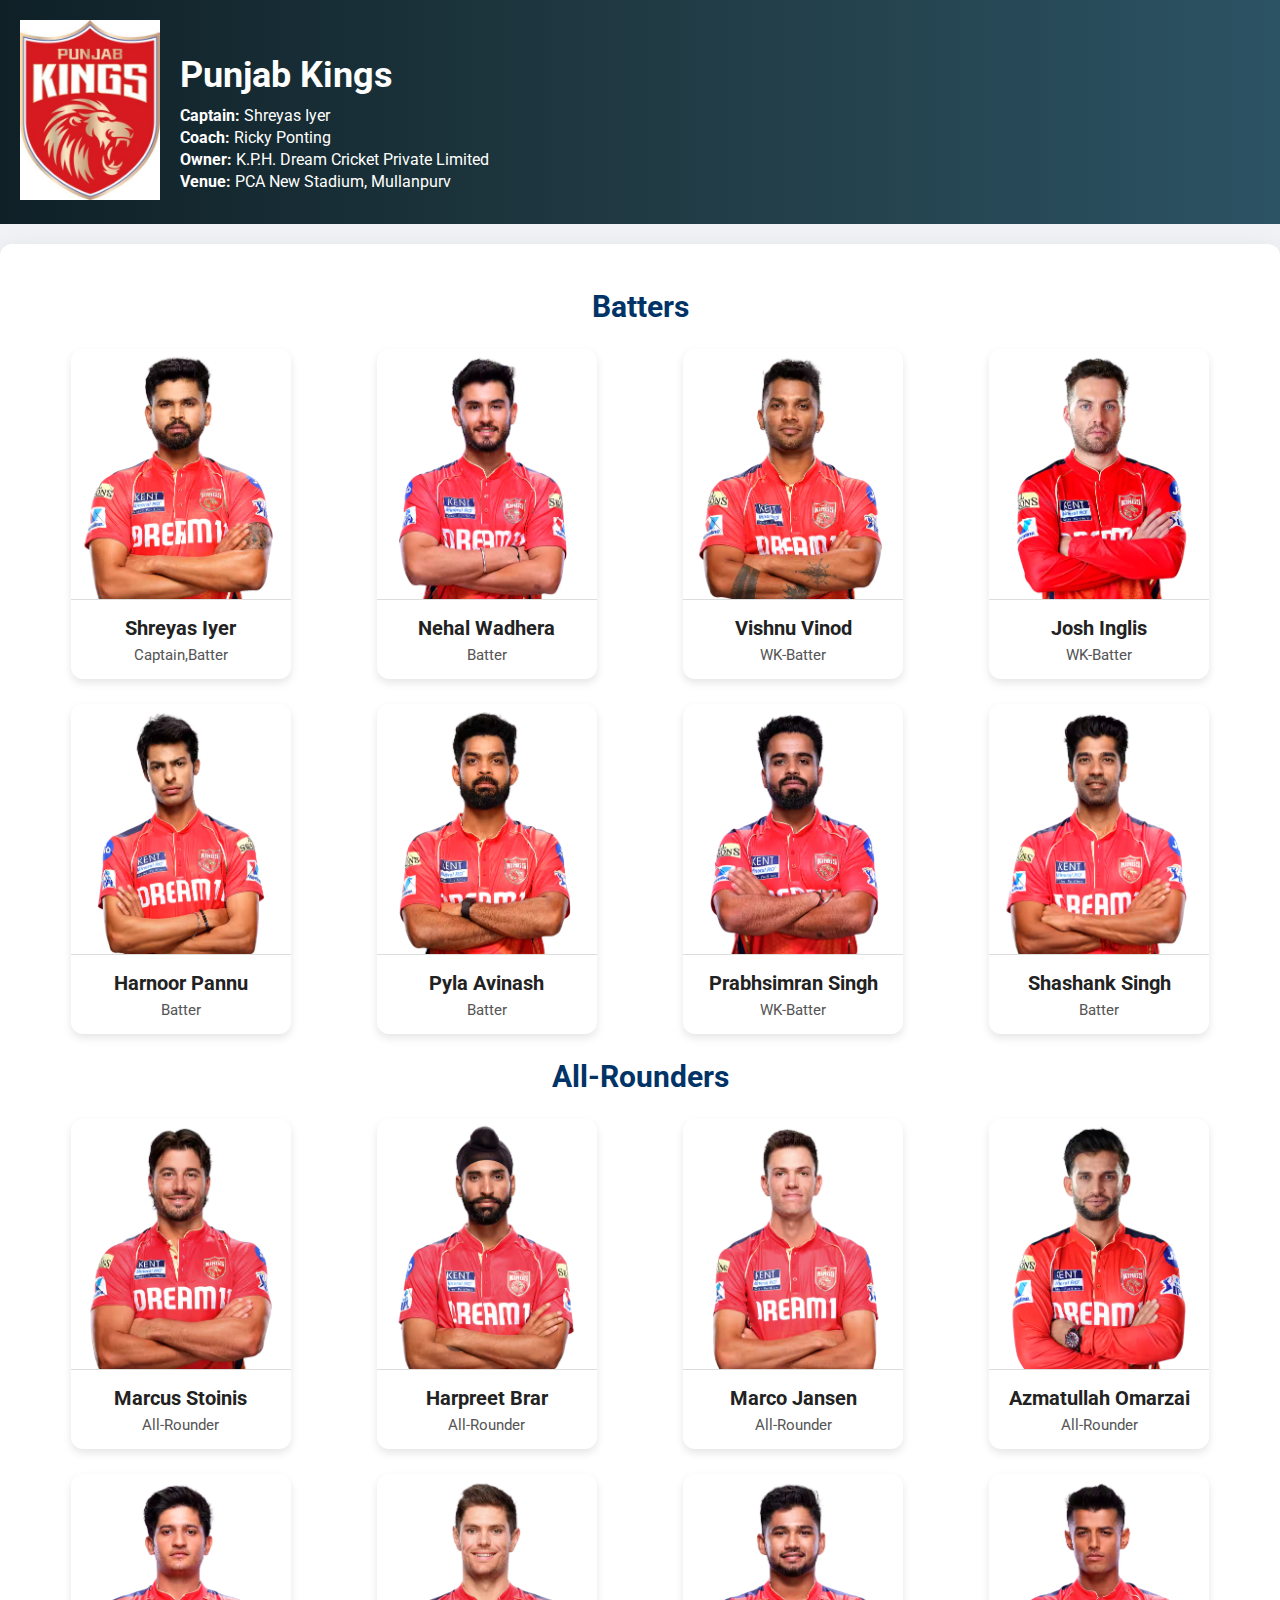
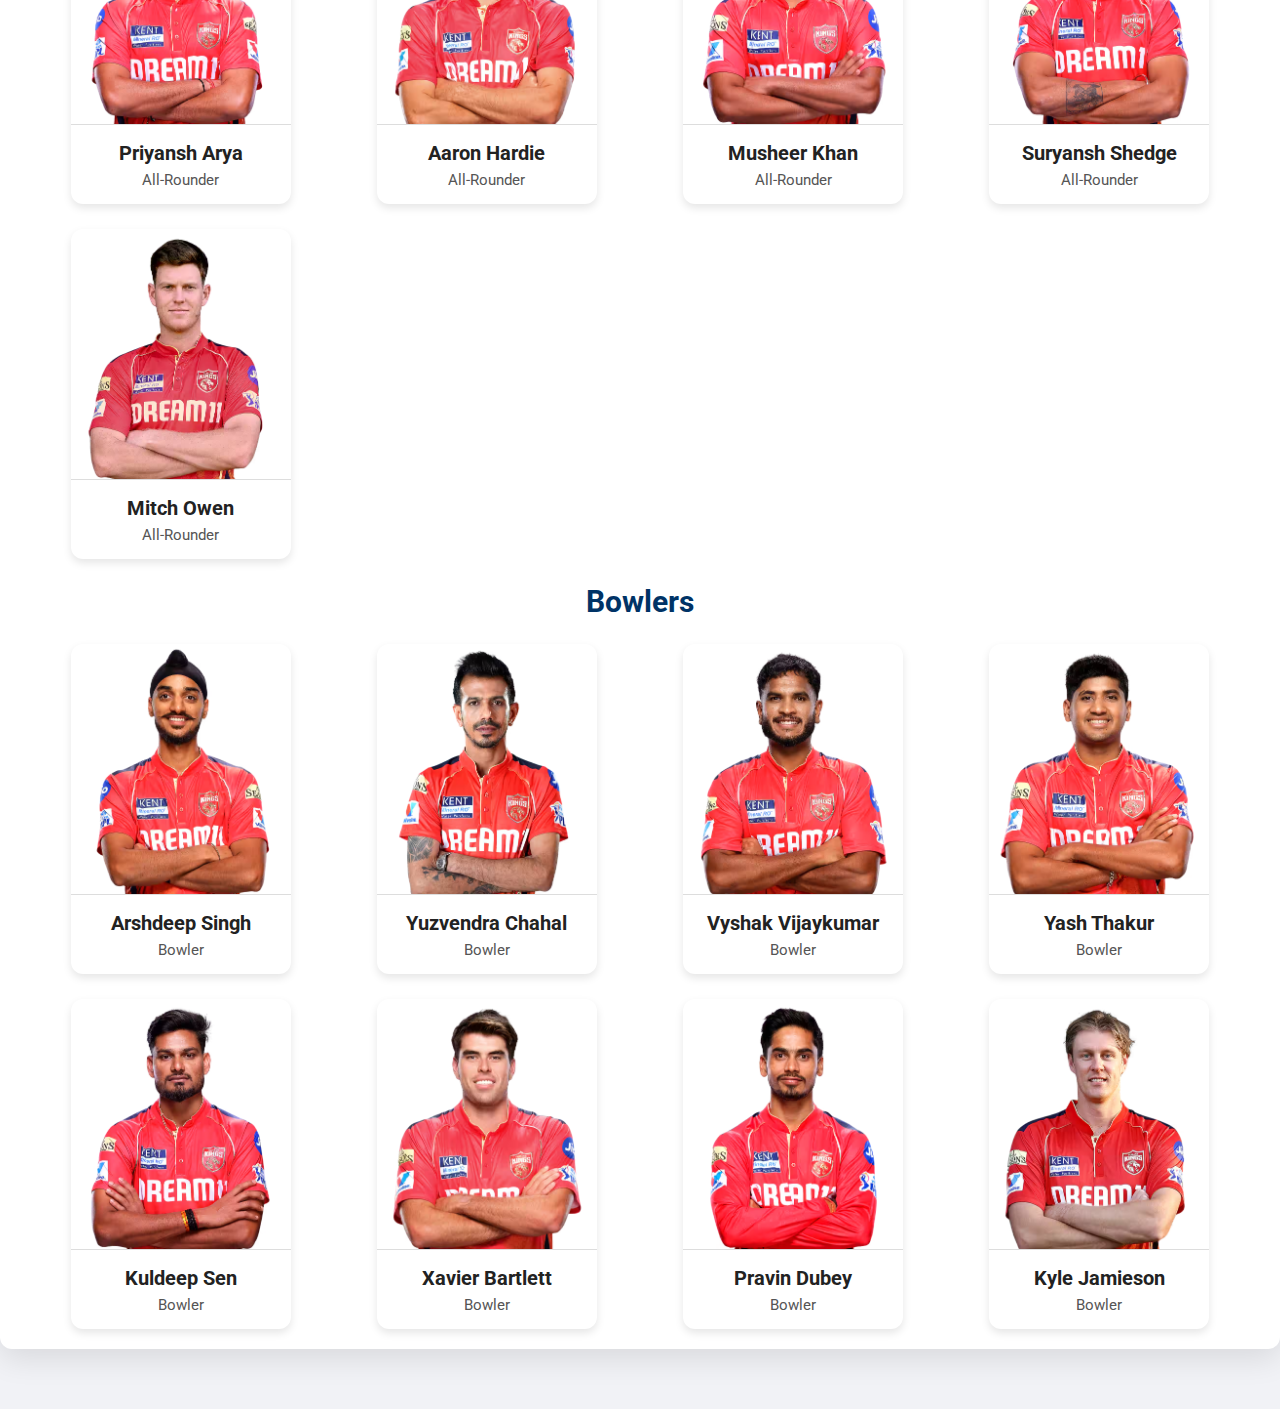
<file: rcb-vs-pbks-poll/pbks.html>
<!DOCTYPE html>
<html lang="en">
<head>
  <meta charset="UTF-8">
  <title>RCB Team</title>
  <link rel="stylesheet" href="style.css">
  <link href="https://fonts.googleapis.com/css2?family=Roboto&display=swap" rel="stylesheet">
</head>
<body>
  <!-- Team Header -->
  <div class="team-header">
    <div class="logo-left">
      <img src="images/pbks-logo.jpg" alt="PBKS Logo">
    </div>
    <div class="team-text">
      <h1 class="team-name">Punjab Kings</h1>
      <p><strong>Captain:</strong> Shreyas Iyer</p>
      <p><strong>Coach:</strong> Ricky Ponting</p>
      <p><strong>Owner:</strong> K.P.H. Dream Cricket Private Limited</p>
      <p><strong>Venue:</strong> PCA New Stadium, Mullanpurv</p>
    </div>
  </div>

  <!-- Squad Section -->
  <div class="squad-section">
    <h2>Batters</h2>
    <div class="player-grid">
      <div class="player-card">
        <img src="images/shreyas.avif" alt="Shyreyas Ayer">
        <h3>Shreyas Iyer</h3>
        <p>Captain,Batter</p>
      </div>
      <div class="player-card">
        <img src="images/nehal.avif" alt="Nehal Wadhera">
        <h3>Nehal Wadhera</h3>
        <p>Batter</p>
      </div>
      <div class="player-card">
        <img src="images/vishnu.avif" alt="Vishnu Vinod">
        <h3>Vishnu Vinod</h3>
        <p>WK-Batter</p>
      </div>
      <div class="player-card">
        <img src="images/josh inglis.avif" alt="Josh Inglis">
        <h3>Josh Inglis</h3>
        <p>WK-Batter</p>
      </div>
      <div class="player-card">
        <img src="images/harnoor.avif" alt="Harnoor Pannu">
        <h3>Harnoor Pannu</h3>
        <p>Batter</p>
      </div>
      <div class="player-card">
        <img src="images/pyla.avif" alt="Pyla Avinash">
        <h3>Pyla Avinash</h3>
        <p>Batter</p>
      </div>
      <div class="player-card">
        <img src="images/prabhsimran.avif" alt="Prabhsimran Singh">
        <h3>Prabhsimran Singh</h3>
        <p>WK-Batter</p>
      </div>
      <div class="player-card">
        <img src="images/shashank.avif" alt="Shashank Singh">
        <h3>Shashank Singh</h3>
        <p>Batter</p>
      </div>
    </div>

    <h2>All-Rounders</h2>
    <div class="player-grid">
      <div class="player-card">
        <img src="images/marcus.avif" alt="Marcus Stoinis">
        <h3>Marcus Stoinis</h3>
        <p>All-Rounder</p>
      </div>
      <div class="player-card">
        <img src="images/harpreet.avif" alt="Harpreet Brar">
        <h3>Harpreet Brar</h3>
        <p>All-Rounder</p>
      </div>
      <div class="player-card">
        <img src="images/marco.avif" alt="Marco Jansen">
        <h3>Marco Jansen</h3>
        <p>All-Rounder</p>
      </div>
      <div class="player-card">
        <img src="images/azmatullah.avif" alt="Azmatullah Omarzai">
        <h3>Azmatullah Omarzai</h3>
        <p>All-Rounder</p>
      </div>
      <div class="player-card">
        <img src="images/priyansh.avif" alt="Priyansh Arya">
        <h3>Priyansh Arya</h3>
        <p>All-Rounder</p>
      </div>
      <div class="player-card">
        <img src="images/aaron.avif" alt="Aaron Hardie">
        <h3>Aaron Hardie</h3>
        <p>All-Rounder</p>
      </div>
      <div class="player-card">
        <img src="images/musheer.avif" alt="Musheer Khan">
        <h3>Musheer Khan</h3>
        <p>All-Rounder</p>
      </div>
      <div class="player-card">
        <img src="images/suryansh.avif" alt="Suryansh Shedge">
        <h3>Suryansh Shedge</h3>
        <p>All-Rounder</p>
      </div>
      <div class="player-card">
        <img src="images/mitch.avif" alt="Mitch Owen">
        <h3>Mitch Owen</h3>
        <p>All-Rounder</p>
      </div>
    </div>

    <h2>Bowlers</h2>
    <div class="player-grid">
      <div class="player-card">
        <img src="images/arshdeep.avif" alt="Arshdeep Singh">
        <h3>Arshdeep Singh</h3>
        <p>Bowler</p>
      </div>
      <div class="player-card">
        <img src="images/chahal.avif" alt="Yuzvendra Chahal">
        <h3>Yuzvendra Chahal</h3>
        <p>Bowler</p>
      </div>
      <div class="player-card">
        <img src="images/vyshak.avif" alt="Vyshak Vijaykumar">
        <h3>Vyshak Vijaykumar</h3>
        <p>Bowler</p>
      </div>
      <div class="player-card">
        <img src="images/yash thakur.avif" alt="Yash Thakur">
        <h3>Yash Thakur</h3>
        <p>Bowler</p>
      </div>
      <div class="player-card">
        <img src="images/kuldeep.avif" alt="Kuldeep Sen">
        <h3>Kuldeep Sen</h3>
        <p>Bowler</p>
      </div>
      <div class="player-card">
        <img src="images/xavier.avif" alt="Xavier Bartlett">
        <h3>Xavier Bartlett</h3>
        <p>Bowler</p>
      </div>
      <div class="player-card">
        <img src="images/pravin.avif" alt="Pravin Dubey">
        <h3>Pravin Dubey</h3>
        <p>Bowler</p>
      </div>
      <div class="player-card">
        <img src="images/kyle.avif" alt="Kyle Jamieson">
        <h3>Kyle Jamieson</h3>
        <p>Bowler</p>
      </div>
    </div>
  </div>
</body>
</html>
</file>
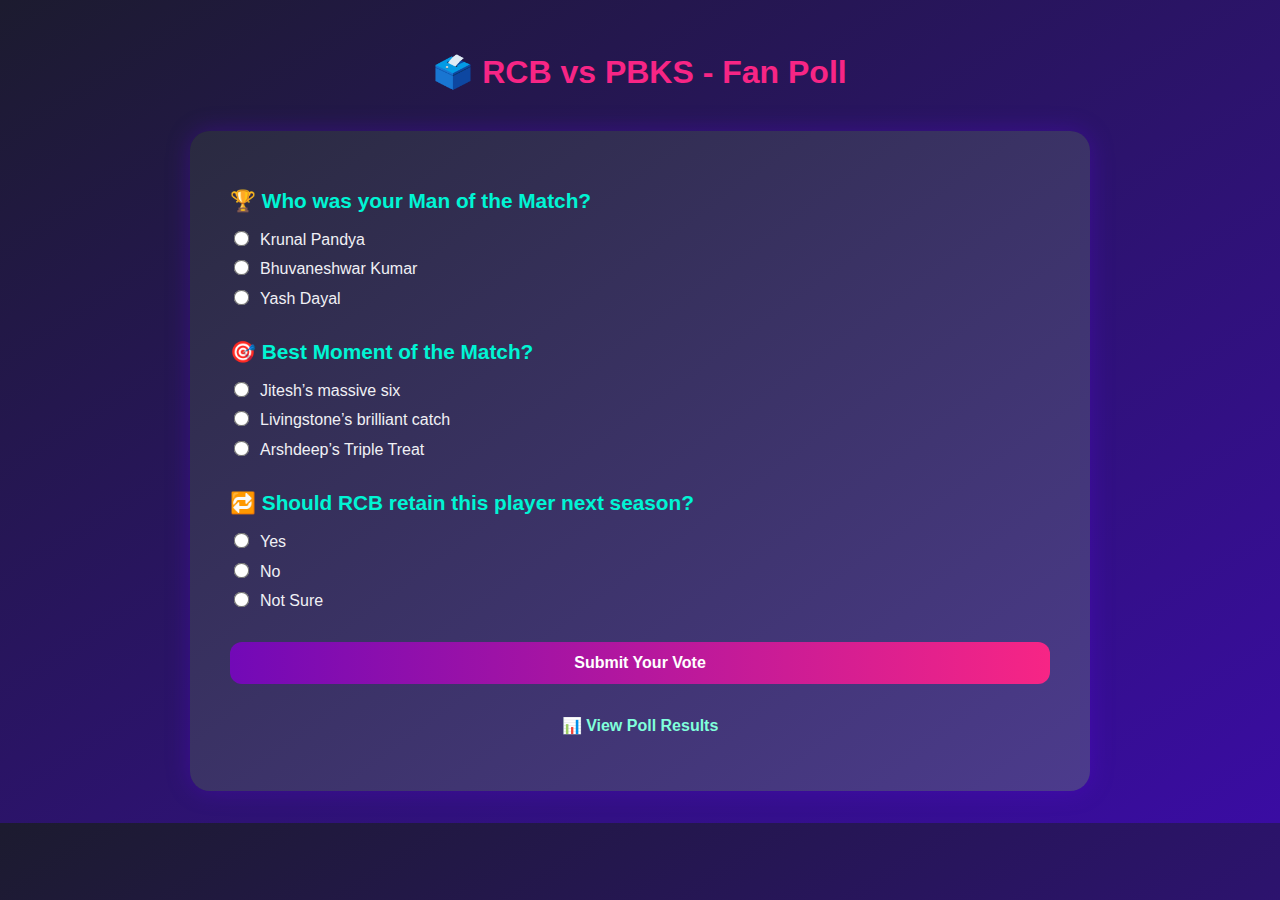
<file: rcb-vs-pbks-poll/poll.html>
<!DOCTYPE html>
<html lang="en">
<head>
  <meta charset="UTF-8">
  <title>RCB vs PBKS - Fan Poll</title>
  <style>
    body {
      margin: 0;
      font-family: 'Segoe UI', sans-serif;
      background: linear-gradient(to bottom right, #1c1b2f, #3a0ca3);
      color: #f0f0f5;
      padding: 2rem;
    }

    h1 {
      text-align: center;
      color: #f72585;
      font-size: 2rem;
      margin-bottom: 2.5rem;
    }

    .poll-container {
      max-width: 820px;
      margin: auto;
      background: linear-gradient(to bottom right, #2a2a40, #4c3b8d);
      padding: 2.5rem;
      border-radius: 20px;
      box-shadow: 0 0 25px rgba(98, 0, 234, 0.3);
    }

    .poll-question {
      margin-bottom: 2rem;
    }

    .poll-question h2 {
      font-size: 1.3rem;
      color: #00f5d4;
      margin-bottom: 1rem;
    }

    label {
      display: block;
      margin: 0.6rem 0;
      font-size: 1rem;
      cursor: pointer;
      transition: color 0.3s ease;
    }

    label:hover {
      color: #ffd6ff;
    }

    input[type="radio"] {
      margin-right: 12px;
      accent-color: #f72585;
      transform: scale(1.2);
      cursor: pointer; /* 👈 Cursor as hand on radio input */
    }

    button {
      width: 100%;
      padding: 12px;
      background: linear-gradient(to right, #7209b7, #f72585);
      border: none;
      border-radius: 12px;
      color: white;
      font-size: 1rem;
      font-weight: bold;
      cursor: pointer;
      transition: background 0.3s ease;
    }

    button:hover {
      background: linear-gradient(to right, #560bad, #c9184a);
    }

    .footer {
      text-align: center;
      margin-top: 2rem;
    }

    .footer a {
      color: #80ffdb;
      text-decoration: none;
      font-weight: bold;
    }

    .footer a:hover {
      text-decoration: underline;
      color: #f0f0f5;
    }
  </style>
</head>
<body>

  <h1>🗳️ RCB vs PBKS - Fan Poll</h1>

  <div class="poll-container">

    <div class="poll-question">
      <h2>🏆 Who was your Man of the Match?</h2>
      <label><input type="radio" name="motm" value="Krunal Pandya">Krunal Pandya</label>
      <label><input type="radio" name="motm" value="Bhuvaneshwar Kumar">Bhuvaneshwar Kumar</label>
      <label><input type="radio" name="motm" value="Yash Dayal">Yash Dayal</label>
    </div>

    <div class="poll-question">
      <h2>🎯 Best Moment of the Match?</h2>
      <label><input type="radio" name="moment" value="Six">Jitesh’s massive six</label>
      <label><input type="radio" name="moment" value="Catch">Livingstone’s brilliant catch</label>
      <label><input type="radio" name="moment" value="Over">Arshdeep’s Triple Treat</label>
    </div>

    <div class="poll-question">
      <h2>🔁 Should RCB retain this player next season?</h2>
      <label><input type="radio" name="retain" value="Yes">Yes</label>
      <label><input type="radio" name="retain" value="No">No</label>
      <label><input type="radio" name="retain" value="Not Sure">Not Sure</label>
    </div>

    <button onclick="submitPoll()">Submit Your Vote</button>

    <div class="footer">
      <p>📊 <a href="results.html">View Poll Results</a></p>
    </div>
  </div>

  <script>
    function submitPoll() {
      const motm = document.querySelector('input[name="motm"]:checked');
      const moment = document.querySelector('input[name="moment"]:checked');
      const retain = document.querySelector('input[name="retain"]:checked');

      if (!motm || !moment || !retain) {
        alert("Please answer all questions before submitting.");
        return;
      }

      localStorage.setItem("motmVote", motm.value);
      localStorage.setItem("momentVote", moment.value);
      localStorage.setItem("retainVote", retain.value);

      alert("Thank you for voting!");
      window.location.href = "results.html";
    }
  </script>

</body>
</html>
</file>
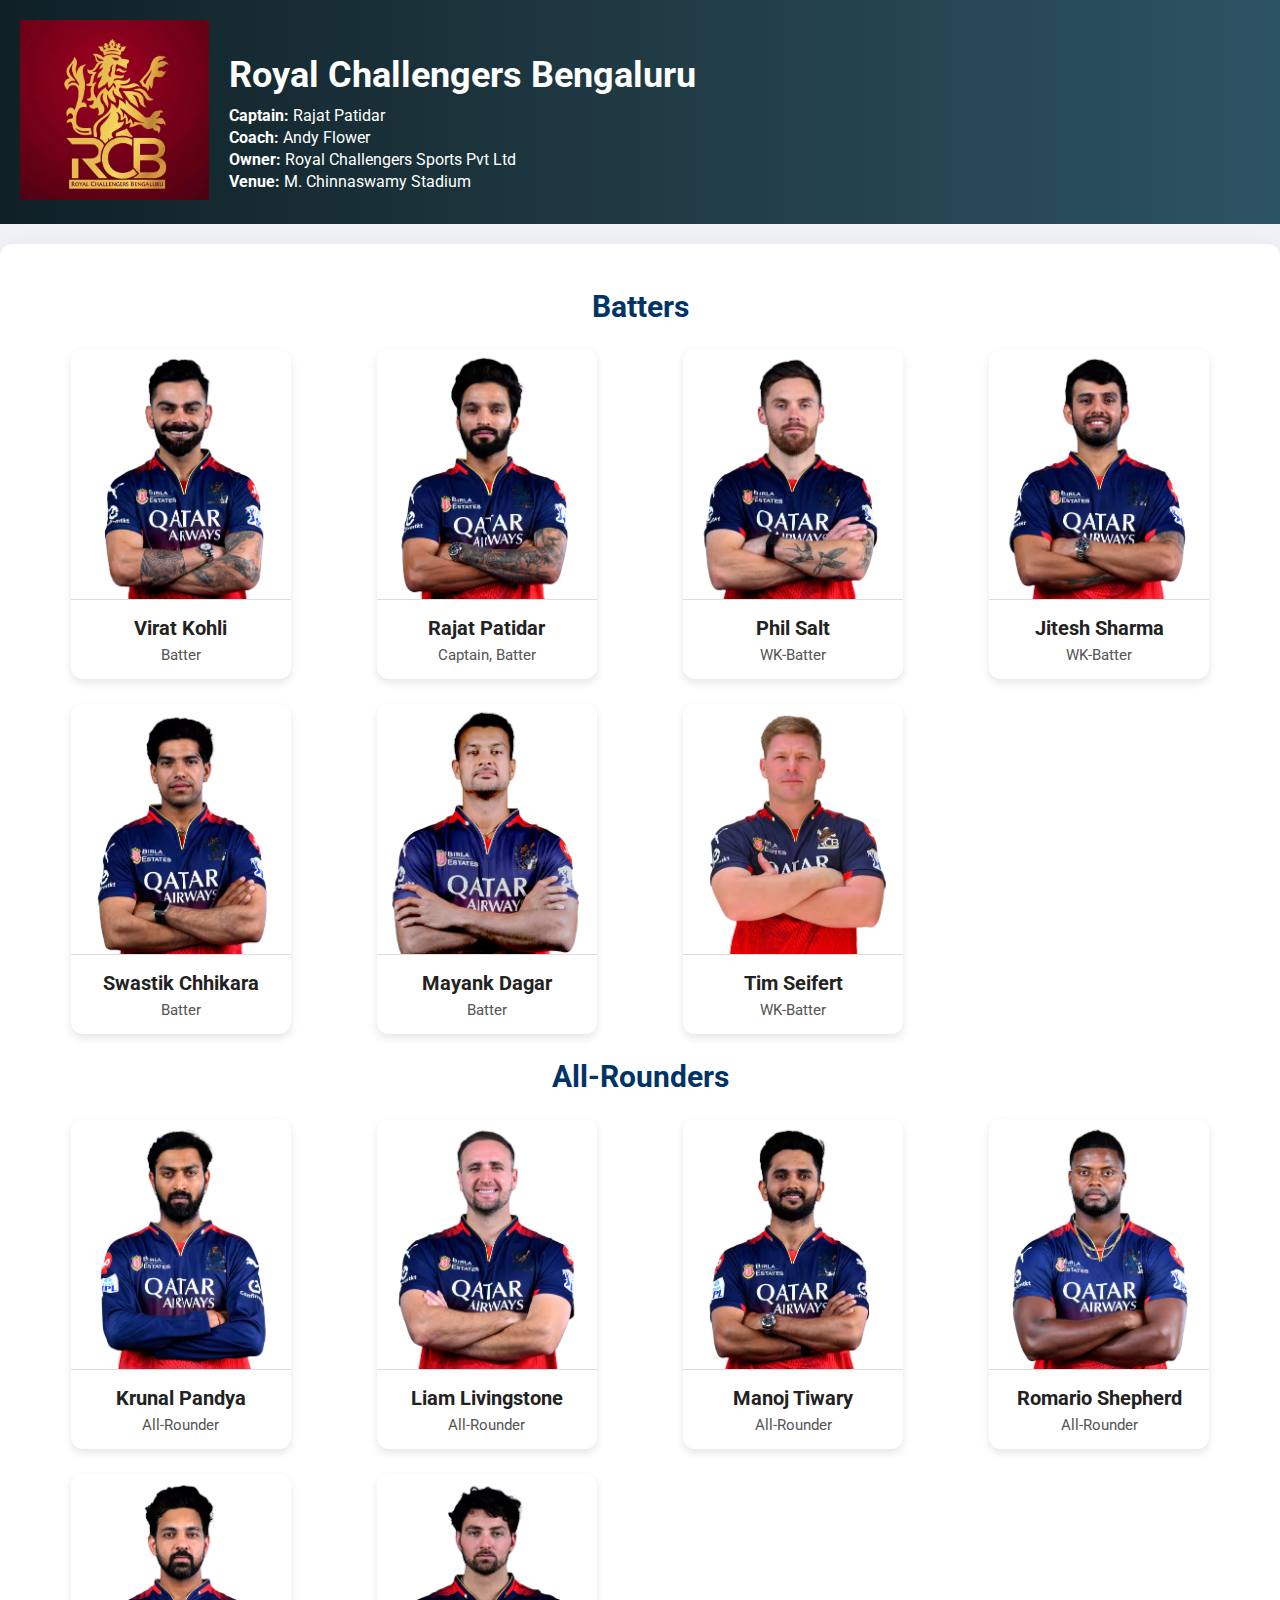
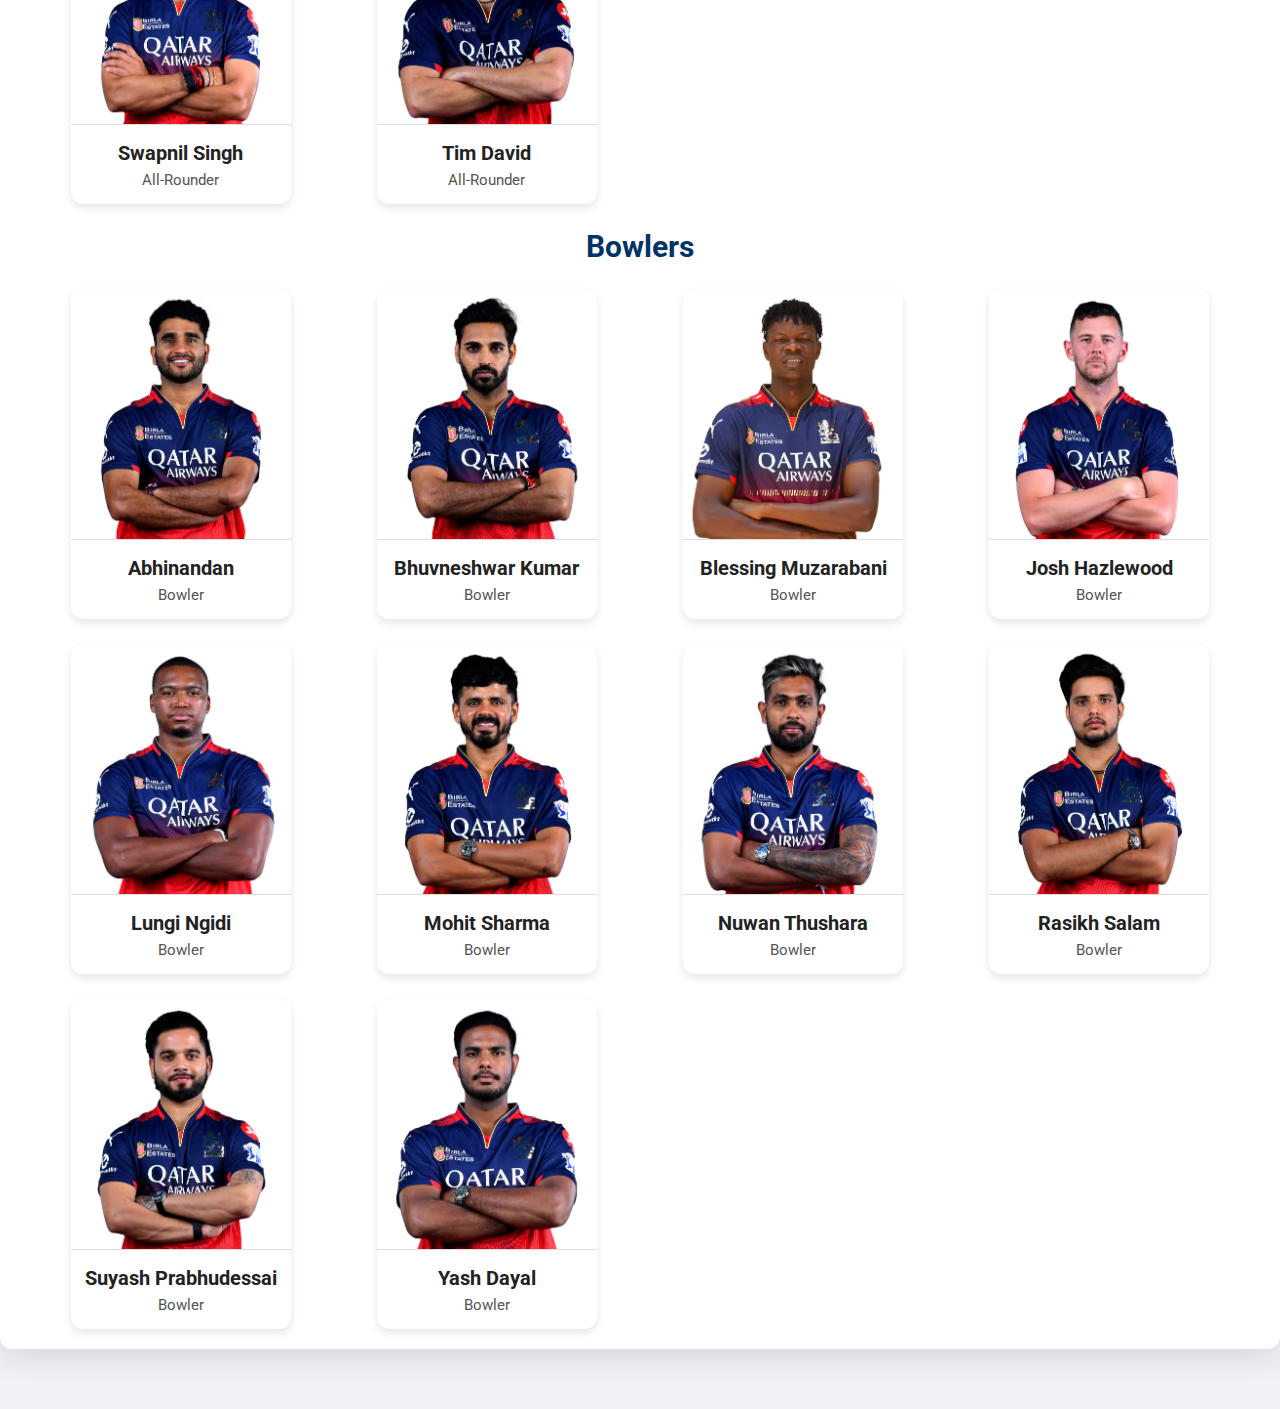
<file: rcb-vs-pbks-poll/rcb.html>
<!DOCTYPE html>
<html lang="en">
<head>
  <meta charset="UTF-8">
  <title>RCB Team</title>
  <link rel="stylesheet" href="style.css">
  <link href="https://fonts.googleapis.com/css2?family=Roboto&display=swap" rel="stylesheet">
</head>
<body>
  <!-- Team Header -->
  <div class="team-header">
    <div class="logo-left">
      <img src="images/rcb-logo.webp" alt="RCB Logo">
    </div>
    <div class="team-text">
      <h1 class="team-name">Royal Challengers Bengaluru</h1>
      <p><strong>Captain:</strong> Rajat Patidar</p>
      <p><strong>Coach:</strong> Andy Flower</p>
      <p><strong>Owner:</strong> Royal Challengers Sports Pvt Ltd</p>
      <p><strong>Venue:</strong> M. Chinnaswamy Stadium</p>
    </div>
  </div>

  <!-- Squad Section -->
  <div class="squad-section">
    <h2>Batters</h2>
    <div class="player-grid">
      <div class="player-card">
        <img src="images/virat.avif" alt="Virat Kohli">
        <h3>Virat Kohli</h3>
        <p>Batter</p>
      </div>
      <div class="player-card">
        <img src="images/rajat.avif" alt="Rajat Patidar">
        <h3>Rajat Patidar</h3>
        <p>Captain, Batter</p>
      </div>
      <div class="player-card">
        <img src="images/salt.avif" alt="Phil Salt">
        <h3>Phil Salt</h3>
        <p>WK-Batter</p>
      </div>
      <div class="player-card">
        <img src="images/jitesh.avif" alt="Jitesh Sharma">
        <h3>Jitesh Sharma</h3>
        <p>WK-Batter</p>
      </div>
      <div class="player-card">
        <img src="images/swastik.avif" alt="Swastik Chhikara">
        <h3>Swastik Chhikara</h3>
        <p>Batter</p>
      </div>
      <div class="player-card">
        <img src="images/mayank.avif" alt="Mayank Dagar">
        <h3>Mayank Dagar</h3>
        <p>Batter</p>
      </div>
      <div class="player-card">
        <img src="images/tim.avif" alt="Tim Seifert">
        <h3>Tim Seifert</h3>
        <p>WK-Batter</p>
      </div>
    </div>

    <h2>All-Rounders</h2>
    <div class="player-grid">
      <div class="player-card">
        <img src="images/krunal.avif" alt="Krunal Pandya">
        <h3>Krunal Pandya</h3>
        <p>All-Rounder</p>
      </div>
      <div class="player-card">
        <img src="images/liam.avif" alt="Liam Livingstone">
        <h3>Liam Livingstone</h3>
        <p>All-Rounder</p>
      </div>
      <div class="player-card">
        <img src="images/manoj.avif" alt="Manoj Tiwary">
        <h3>Manoj Tiwary</h3>
        <p>All-Rounder</p>
      </div>
      <div class="player-card">
        <img src="images/romario.avif" alt="Romario Shepherd">
        <h3>Romario Shepherd</h3>
        <p>All-Rounder</p>
      </div>
      <div class="player-card">
        <img src="images/swapnil.avif" alt="Swapnil Singh">
        <h3>Swapnil Singh</h3>
        <p>All-Rounder</p>
      </div>
      <div class="player-card">
        <img src="images/tim david.avif" alt="Tim David">
        <h3>Tim David</h3>
        <p>All-Rounder</p>
      </div>
    </div>

    <h2>Bowlers</h2>
    <div class="player-grid">
      <div class="player-card">
        <img src="images/abhinandan.jpg" alt="Abhinandan">
        <h3>Abhinandan</h3>
        <p>Bowler</p>
      </div>
      <div class="player-card">
        <img src="images/bhuvneshwar.avif" alt="Bhuvneshwar Kumar">
        <h3>Bhuvneshwar Kumar</h3>
        <p>Bowler</p>
      </div>
      <div class="player-card">
        <img src="images/blessing.avif" alt="Blessing Muzarabani">
        <h3>Blessing Muzarabani</h3>
        <p>Bowler</p>
      </div>
      <div class="player-card">
        <img src="images/josh.avif" alt="Josh Hazlewood">
        <h3>Josh Hazlewood</h3>
        <p>Bowler</p>
      </div>
      <div class="player-card">
        <img src="images/lungisani.jpg" alt="Lungi Ngidi">
        <h3>Lungi Ngidi</h3>
        <p>Bowler</p>
      </div>
      <div class="player-card">
        <img src="images/mohit.avif" alt="Mohit Sharma">
        <h3>Mohit Sharma</h3>
        <p>Bowler</p>
      </div>
      <div class="player-card">
        <img src="images/nuwan.avif" alt="Nuwan Thushara">
        <h3>Nuwan Thushara</h3>
        <p>Bowler</p>
      </div>
      <div class="player-card">
        <img src="images/rasikh.avif" alt="Rasikh Salam">
        <h3>Rasikh Salam</h3>
        <p>Bowler</p>
      </div>
      <div class="player-card">
        <img src="images/suyash.avif" alt="Suyash Prabhudessai">
        <h3>Suyash Prabhudessai</h3>
        <p>Bowler</p>
      </div>
      <div class="player-card">
        <img src="images/yash.avif" alt="Yash Dayal">
        <h3>Yash Dayal</h3>
        <p>Bowler</p>
      </div>
    </div>
  </div>
</body>
</html>
</file>
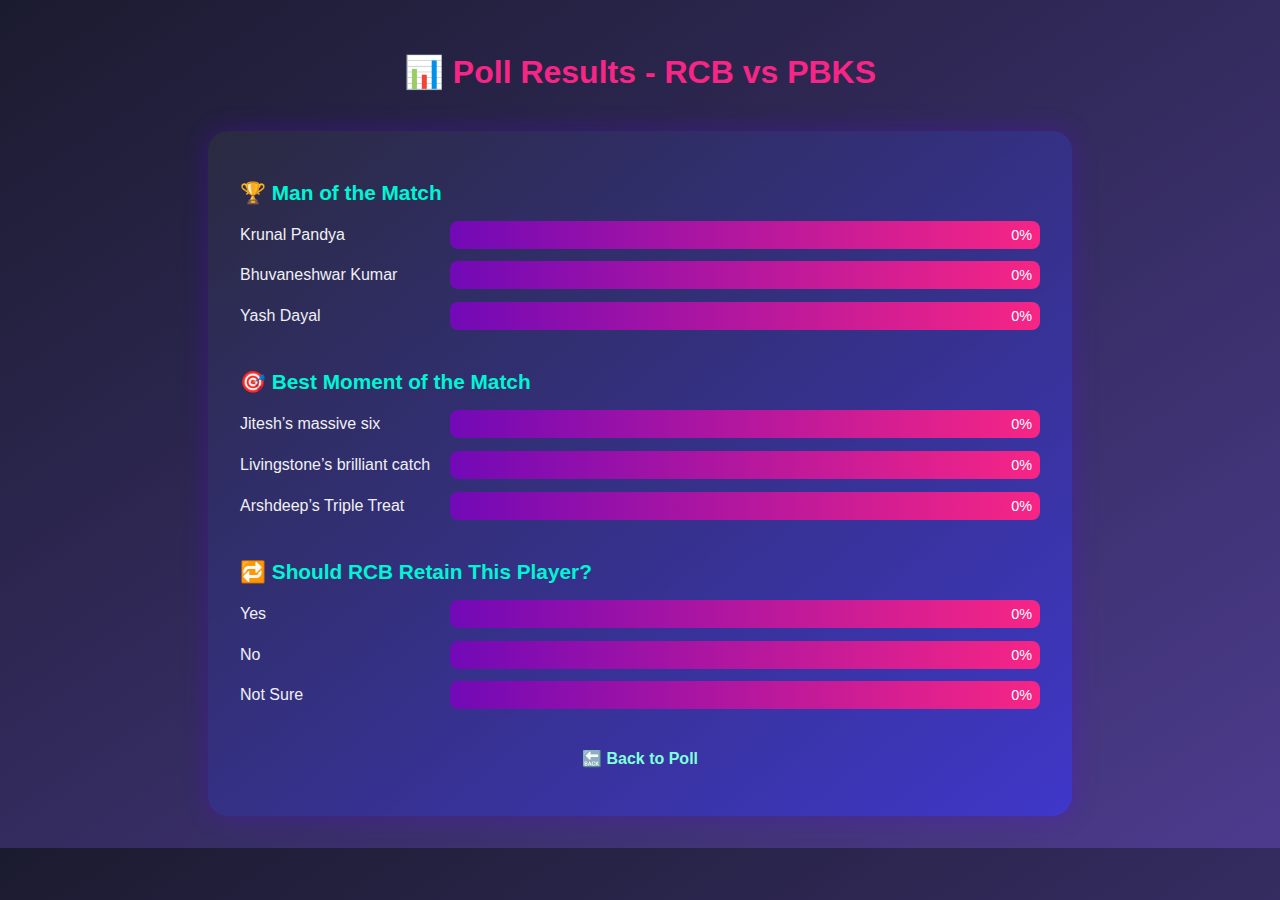
<file: rcb-vs-pbks-poll/results.html>
<!DOCTYPE html>
<html lang="en">
<head>
  <meta charset="UTF-8">
  <title>Poll Results - RCB vs PBKS</title>
  <style>
    body {
      margin: 0;
      font-family: 'Segoe UI', sans-serif;
      background: linear-gradient(to bottom right, #1b1b2f, #4c3b8d);
      color: #f0f0f5;
      padding: 2rem;
    }

    h1 {
      text-align: center;
      color: #f72585;
      font-size: 2rem;
      margin-bottom: 2.5rem;
    }

    .results-container {
      max-width: 800px;
      margin: auto;
      background: linear-gradient(to bottom right, #2a2a40, #3f37c9);
      padding: 2rem;
      border-radius: 20px;
      box-shadow: 0 0 25px rgba(98, 0, 234, 0.3);
    }

    .result-section {
      margin-bottom: 2.5rem;
    }

    .result-section h2 {
      font-size: 1.3rem;
      color: #00f5d4;
      margin-bottom: 1rem;
    }

    .bar-wrapper {
      display: flex;
      align-items: center;
      margin-bottom: 0.8rem;
      gap: 10px;
    }

    .bar-label {
      width: 200px;
      font-size: 1rem;
    }

    .bar {
      flex-grow: 1;
      height: 28px;
      background: linear-gradient(to right, #7209b7, #f72585);
      border-radius: 8px;
      text-align: right;
      padding-right: 8px;
      color: white;
      font-size: 0.9rem;
      line-height: 28px;
      transition: width 1s ease-in-out;
      min-width: 40px;
    }

    .footer {
      text-align: center;
      margin-top: 2rem;
    }

    .footer a {
      color: #80ffdb;
      text-decoration: none;
      font-weight: bold;
    }

    .footer a:hover {
      text-decoration: underline;
      color: #f0f0f5;
    }
  </style>
</head>
<body>

  <h1>📊 Poll Results - RCB vs PBKS</h1>

  <div class="results-container">

    <div class="result-section">
      <h2>🏆 Man of the Match</h2>
      <div class="bar-wrapper">
        <div class="bar-label">Krunal Pandya</div>
        <div class="bar" id="Krunal Pandya"></div>
      </div>
      <div class="bar-wrapper">
        <div class="bar-label">Bhuvaneshwar Kumar</div>
        <div class="bar" id="Bhuvaneshwar Kumar"></div>
      </div>
      <div class="bar-wrapper">
        <div class="bar-label">Yash Dayal</div>
        <div class="bar" id="Yash Dayal"></div>
      </div>
    </div>

    <div class="result-section">
      <h2>🎯 Best Moment of the Match</h2>
      <div class="bar-wrapper">
        <div class="bar-label">Jitesh’s massive six</div>
        <div class="bar" id="Jitesh’s massive six"></div>
      </div>
      <div class="bar-wrapper">
        <div class="bar-label">Livingstone’s brilliant catch</div>
        <div class="bar" id="Livingstone’s brilliant catch"></div>
      </div>
      <div class="bar-wrapper">
        <div class="bar-label">Arshdeep’s Triple Treat</div>
        <div class="bar" id="Arshdeep’s Triple Treat"></div>
      </div>
    </div>

    <div class="result-section">
      <h2>🔁 Should RCB Retain This Player?</h2>
      <div class="bar-wrapper">
        <div class="bar-label">Yes</div>
        <div class="bar" id="Yes"></div>
      </div>
      <div class="bar-wrapper">
        <div class="bar-label">No</div>
        <div class="bar" id="No"></div>
      </div>
      <div class="bar-wrapper">
        <div class="bar-label">Not Sure</div>
        <div class="bar" id="Not Sure"></div>
      </div>
    </div>

    <div class="footer">
      <p>🔙 <a href="poll.html">Back to Poll</a></p>
    </div>

  </div>

  <script>
    const voteKeys = {
      motmVote: ["Krunal Pandya", "Bhuvaneshwar Kumar", "Yash Dayal"],
      momentVote: ["Jitesh’s massive six", "Livingstone’s brilliant catch", "Arshdeep’s Triple Treat"],
      retainVote: ["Yes", "No", "Not Sure"]
    };

    const votes = {
      "Krunal Pandya": 0,
      "Bhuvaneshwar Kumar": 0,
      "Yash Dayal": 0,
      "Jitesh’s massive six": 0,
      "Livingstone’s brilliant catch": 0,
      "Arshdeep’s Triple Treat": 0,
      "Yes": 0,
      "No": 0,
      "Not Sure": 0
    };

    // Load votes from localStorage
    for (let category in voteKeys) {
      const selected = localStorage.getItem(category);
      if (selected && votes[selected] !== undefined) {
        votes[selected]++;
      }
    }

    function getTotal(options) {
      return options.reduce((sum, key) => sum + votes[key], 0);
    }

    function renderBar(id, value, total) {
      const bar = document.getElementById(id);
      const percent = total > 0 ? Math.round((value / total) * 100) : 0;
      bar.style.width = percent + "%";
      bar.innerText = `${percent}%`;
    }

    voteKeys.motmVote.forEach(key => renderBar(key, votes[key], getTotal(voteKeys.motmVote)));
    voteKeys.momentVote.forEach(key => renderBar(key, votes[key], getTotal(voteKeys.momentVote)));
    voteKeys.retainVote.forEach(key => renderBar(key, votes[key], getTotal(voteKeys.retainVote)));
  </script>

</body>
</html>
</file>
<file: rcb-vs-pbks-poll/style.css>
/* Global Styles */
@import url('https://fonts.googleapis.com/css2?family=Roboto:wght@400;700&display=swap');

body {
  font-family: 'Roboto', Arial, sans-serif;
  margin: 0;
  padding: 0;
  background-color: #f1f2f6;
  color: #222;
}

/* Team Header */
.team-header {
  display: flex;
  align-items: center;
  background: linear-gradient(to right, #0f2027, #203a43, #2c5364);
  color: white;
  padding: 20px;
}

.logo-left img {
  height: 180px; /* Increased size */
  margin-right: 20px;
}

.team-text h1 {
  font-size: 36px;
  margin-bottom: 10px;
  font-weight: 700;
}

.team-text p {
  font-size: 16px;
  margin: 3px 0;
}

/* Squad Section */
.squad-section {
  padding: 20px 40px;
  background-color: #ffffff;  /* White background */
  border-radius: 12px;
  box-shadow: 0 10px 30px rgba(0, 0, 0, 0.1);
  margin: 20px auto 60px;
  max-width: 1200px;
  color: #222;
}

.squad-section h2 {
  font-size: 30px;
  margin-bottom: 25px;
  text-align: center;
  font-weight: 700;
  color: #003366; /* Dark blue headings for contrast */
}

/* Player Cards Grid */
.player-grid {
  display: grid;
  grid-template-columns: repeat(4, 1fr);
  gap: 25px;
  justify-items: center;
}

/* Player Card Styling */
.player-card {
  position: relative;
  width: 100%;
  max-width: 220px;
  background-color: #ffffff; /* White cards */
  border-radius: 12px;
  box-shadow: 0 4px 8px rgba(0,0,0,0.1);
  overflow: hidden;
  text-align: center;
  transition: transform 0.3s ease, box-shadow 0.3s ease;
  cursor: pointer;
  color: #222;
}

.player-card:hover {
  transform: scale(1.05);
  box-shadow: 0 12px 20px rgba(0,0,0,0.2);
}

.player-card img {
  width: 100%;
  height: 250px;
  object-fit: cover;
  border-bottom: 1px solid #ddd;
}

.player-card h3 {
  margin: 12px 0 6px;
  font-size: 20px;
  color: #222;
  font-weight: 700;
}

.player-card p {
  margin: 0 0 15px;
  font-size: 15px;
  color: #555;
}

/* Icon badges (captain, wicketkeeper, etc.) */
.player-card::before {
  content: '';
  position: absolute;
  top: 8px;
  left: 8px;
  font-size: 14px;
  font-weight: bold;
  background-color: #e74c3c;
  color: white;
  padding: 4px 8px;
  border-radius: 50%;
  display: none;
  line-height: 1;
  text-align: center;
  min-width: 22px;
  min-height: 22px;
  user-select: none;
}

.player-card.captain::before {
  content: 'C';
  display: flex;
  justify-content: center;
  align-items: center;
}

.player-card.wicketkeeper::after {
  content: '🧤';
  position: absolute;
  top: 8px;
  right: 8px;
  font-size: 20px;
  user-select: none;
}
</file>
